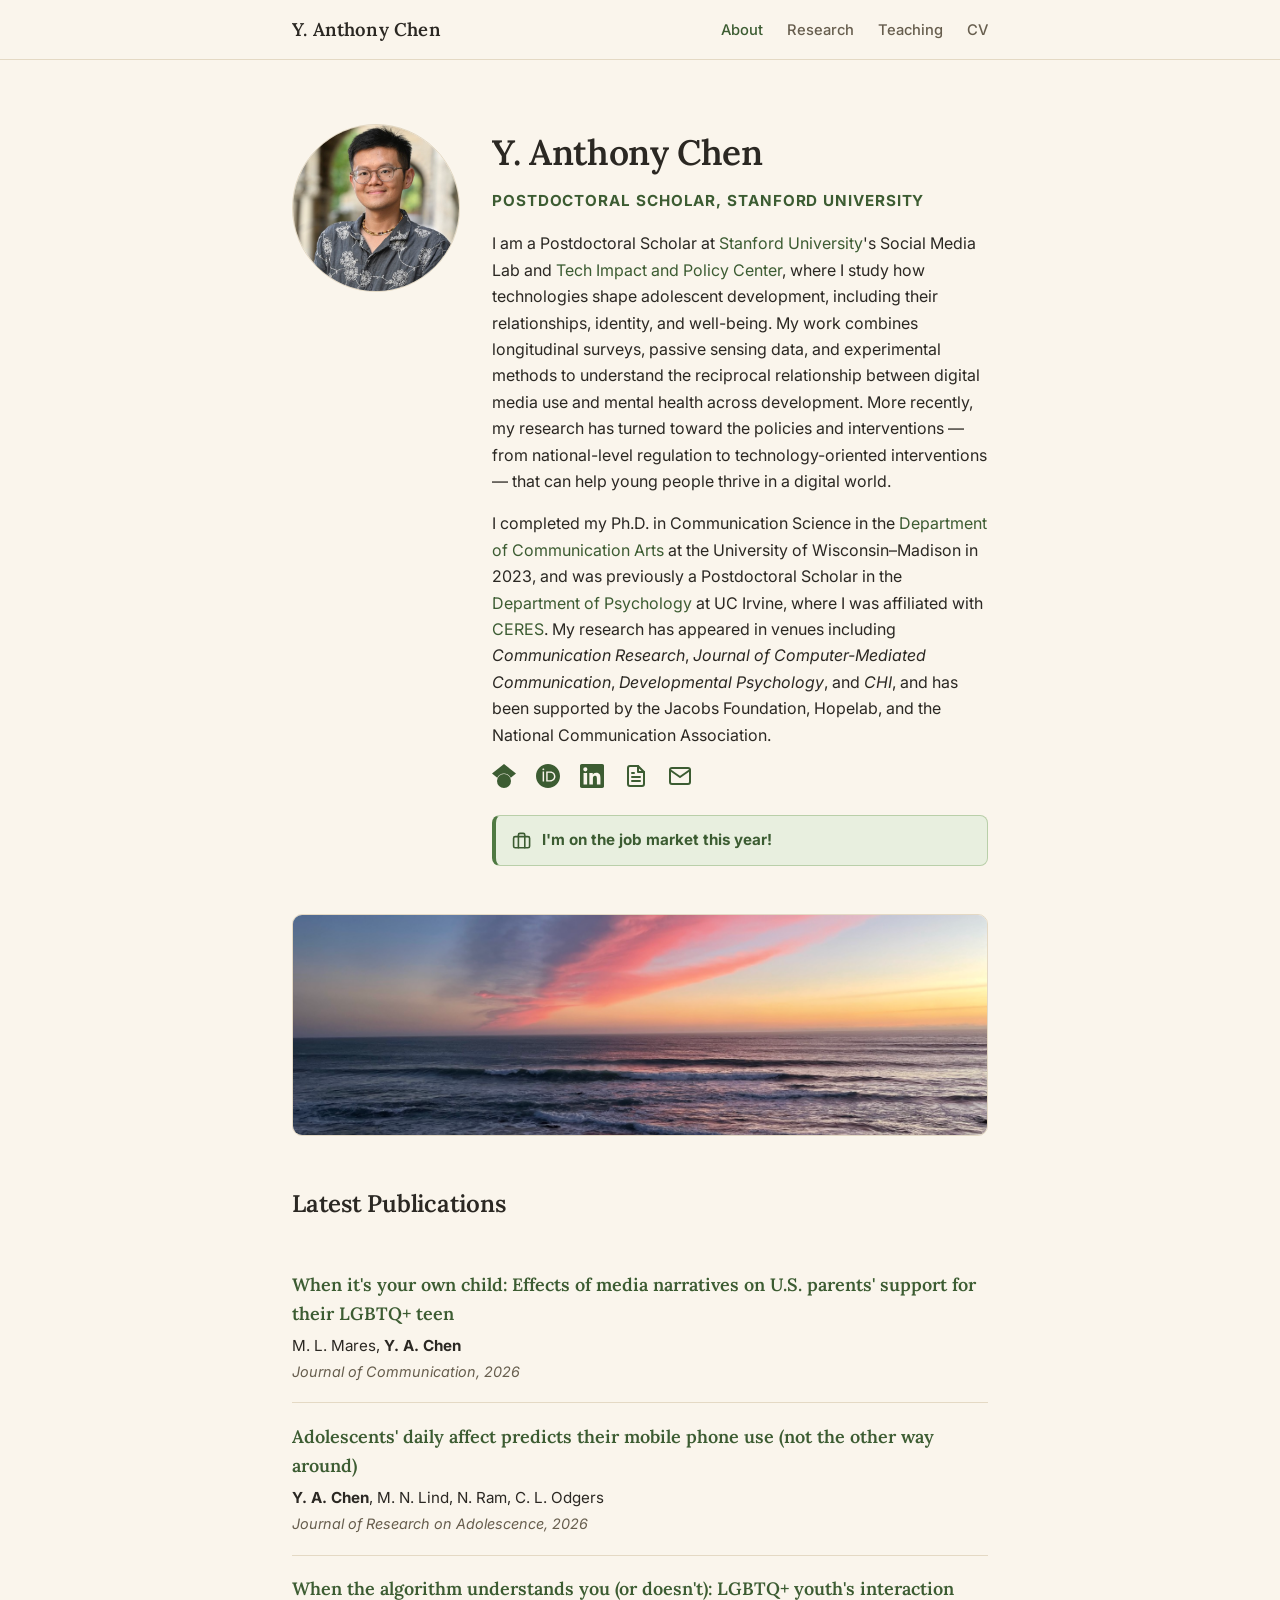
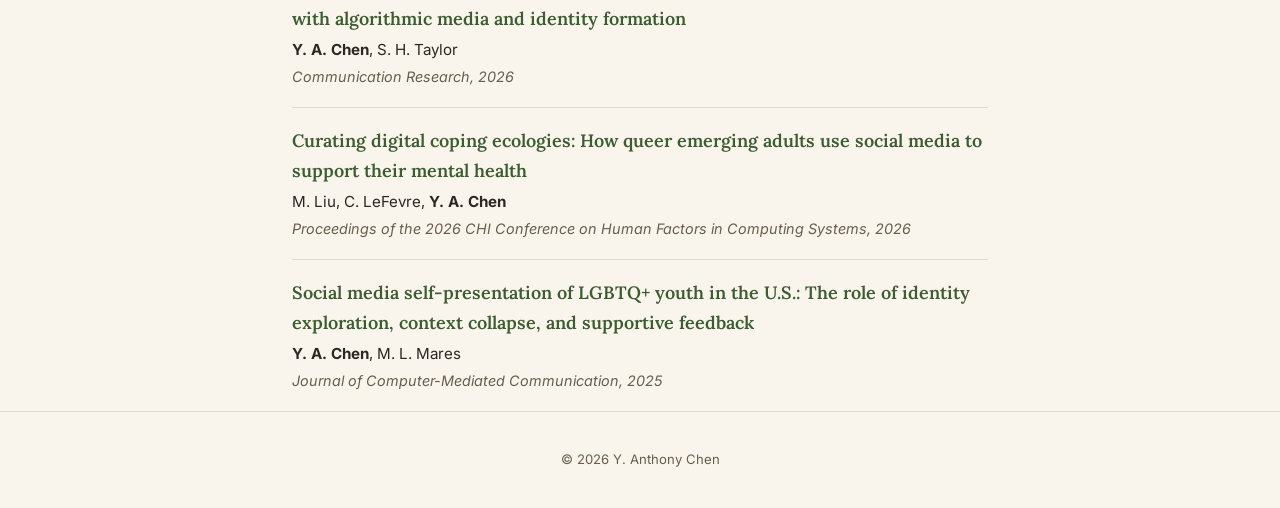
<file: index.html>
<!DOCTYPE html>
<html lang="en">
<head>
  <meta charset="UTF-8" />
  <meta name="viewport" content="width=device-width, initial-scale=1.0" />
  <!-- The page title is also set from data/profile.json at load time -->
  <title>About</title>
  <meta name="description" content="Personal academic website" />
  <link rel="preconnect" href="https://fonts.googleapis.com" />
  <link rel="preconnect" href="https://fonts.gstatic.com" crossorigin />
  <link
    href="https://fonts.googleapis.com/css2?family=Inter:wght@400;500;600;700&family=Lora:ital,wght@0,500;0,600;0,700;1,500&display=swap"
    rel="stylesheet"
  />
  <link rel="stylesheet" href="./css/styles.css" />
</head>
<body>
  <header class="site-header">
    <nav class="site-nav" aria-label="Main navigation">
      <a class="nav-name" href="./index.html" id="nav-name"></a>
      <button class="nav-toggle" aria-label="Toggle navigation" aria-expanded="false">&#9776;</button>
      <ul class="nav-links">
        <li><a href="./index.html" aria-current="page">About</a></li>
        <li><a href="./research.html">Research</a></li>
        <li><a href="./teaching.html">Teaching</a></li>
        <li id="nav-cv-item" hidden><a id="nav-cv" href="#" target="_blank" rel="noopener">CV</a></li>
      </ul>
    </nav>
  </header>

  <main id="top" class="main-about">
    <!-- Rendered from data/*.json by the matching js/*.js module. Edit those files, not this markup. -->
    <section id="about" class="section profile-section">
      <div id="profile-container"></div>

      <div id="scenery-divider" class="scenery-divider" hidden></div>

      <section id="latest-publications" class="about-subsection" hidden>
        <h2 class="section-headline">Latest Publications</h2>
        <div id="latest-publications-container"></div>
      </section>
    </section>
  </main>

  <footer class="site-footer">
    <p id="footer-text"></p>
  </footer>

  <script src="./js/utils.js"></script>
  <script src="./js/site.js"></script>
  <script src="./js/profile.js"></script>
  <script src="./js/latest_publications.js"></script>
  <script src="./js/scenery.js"></script>
</body>
</html>
</file>
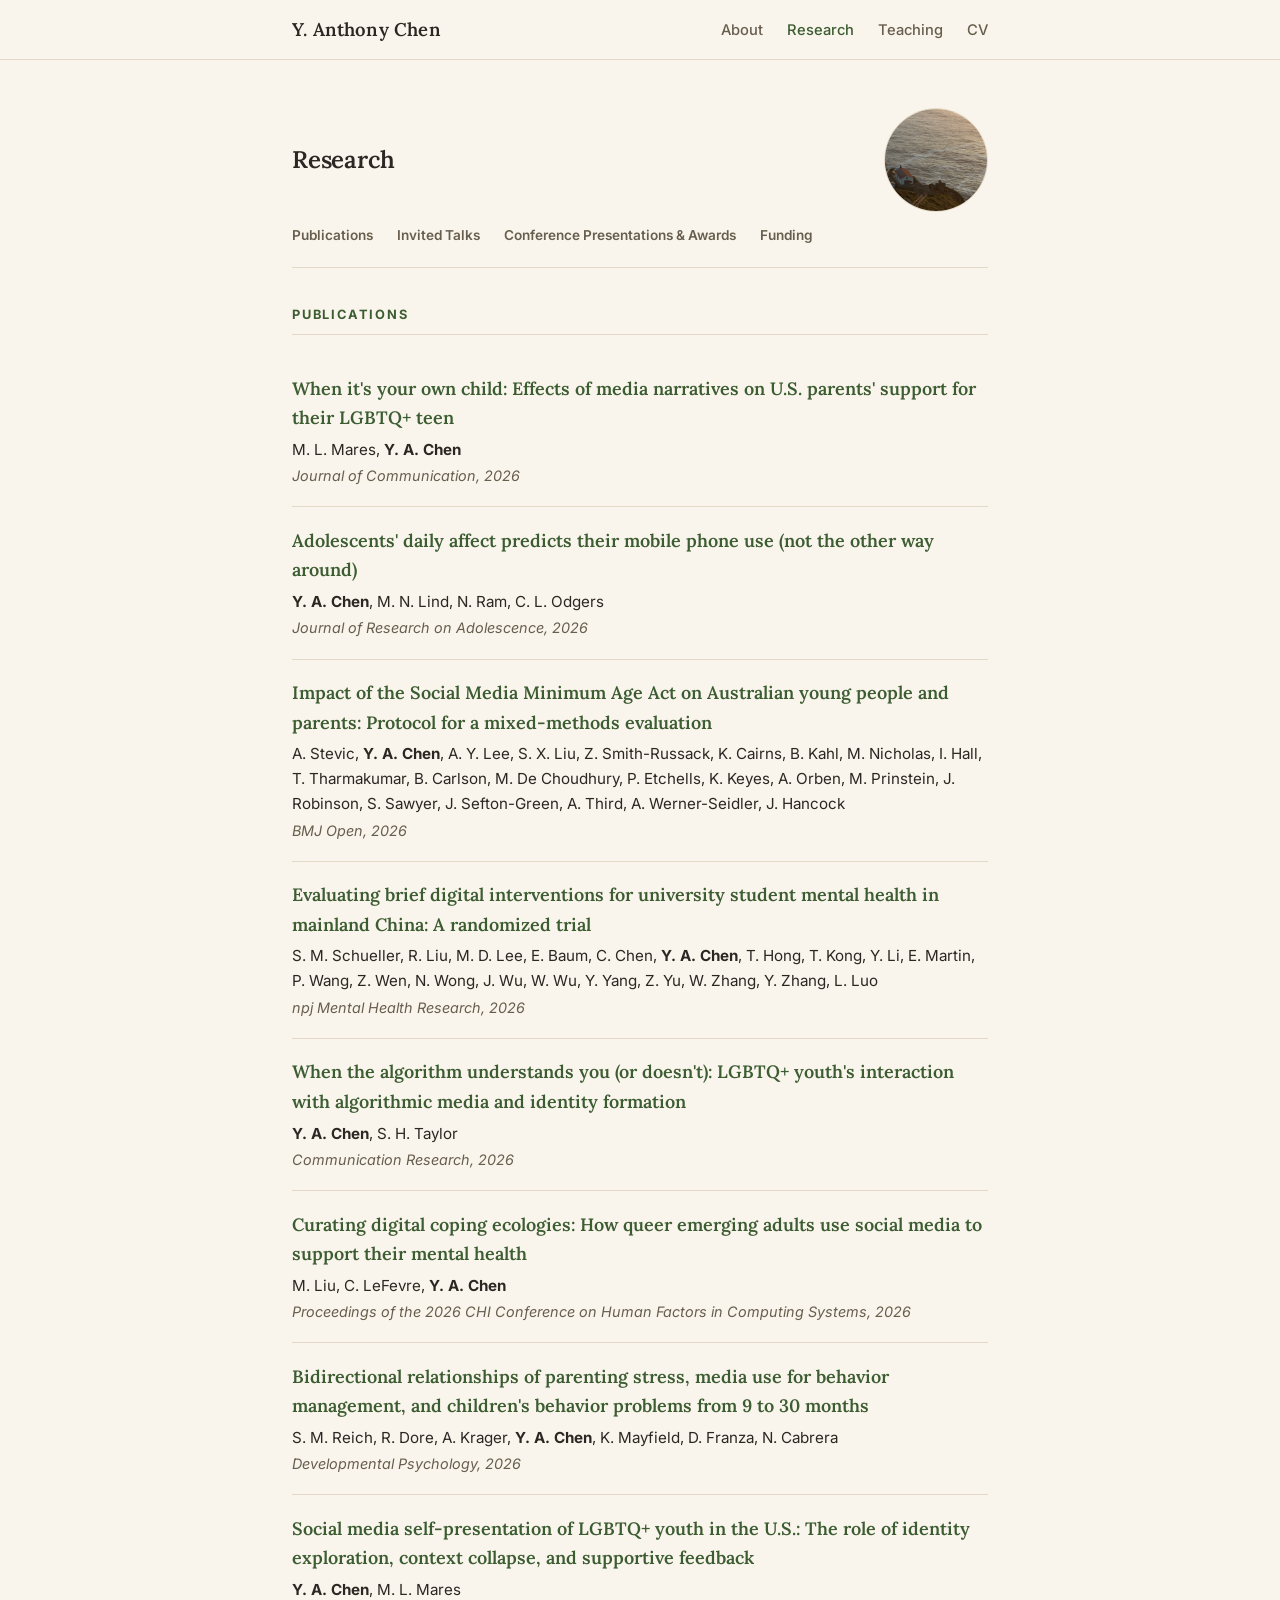
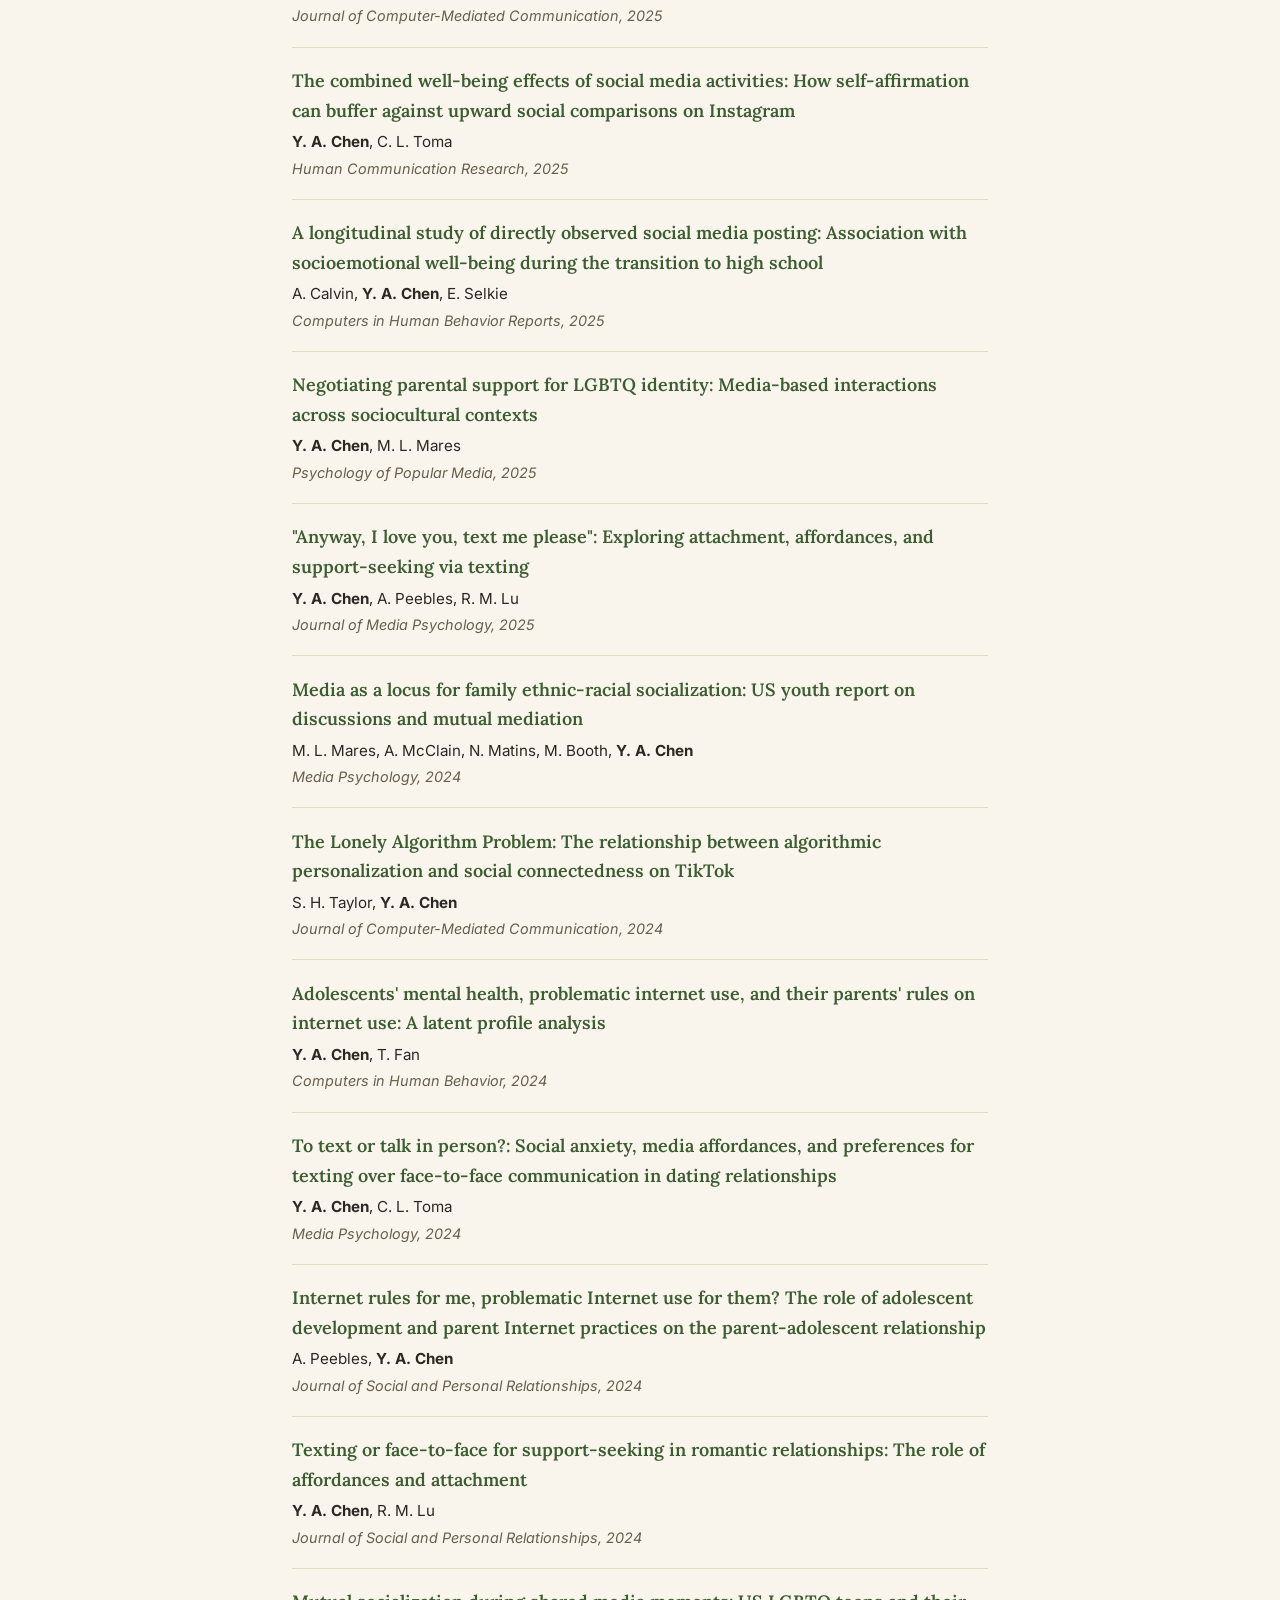
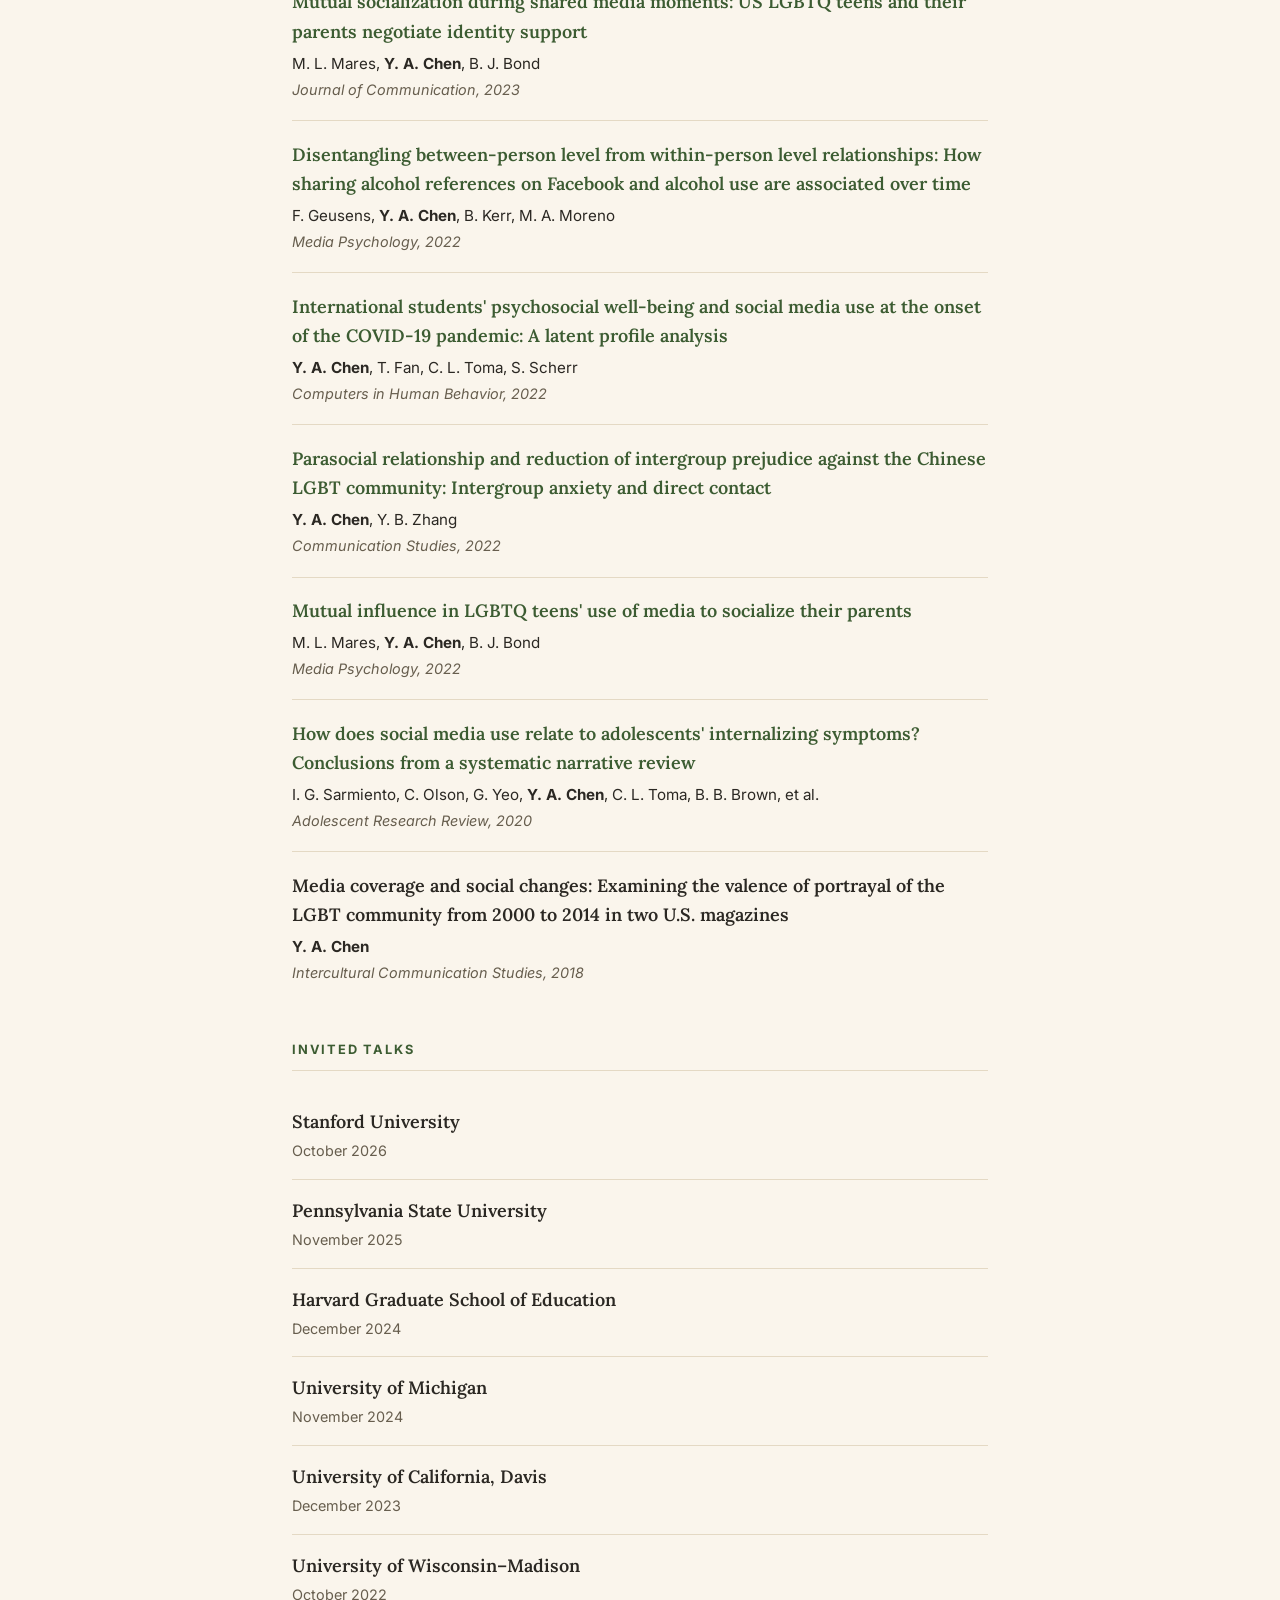
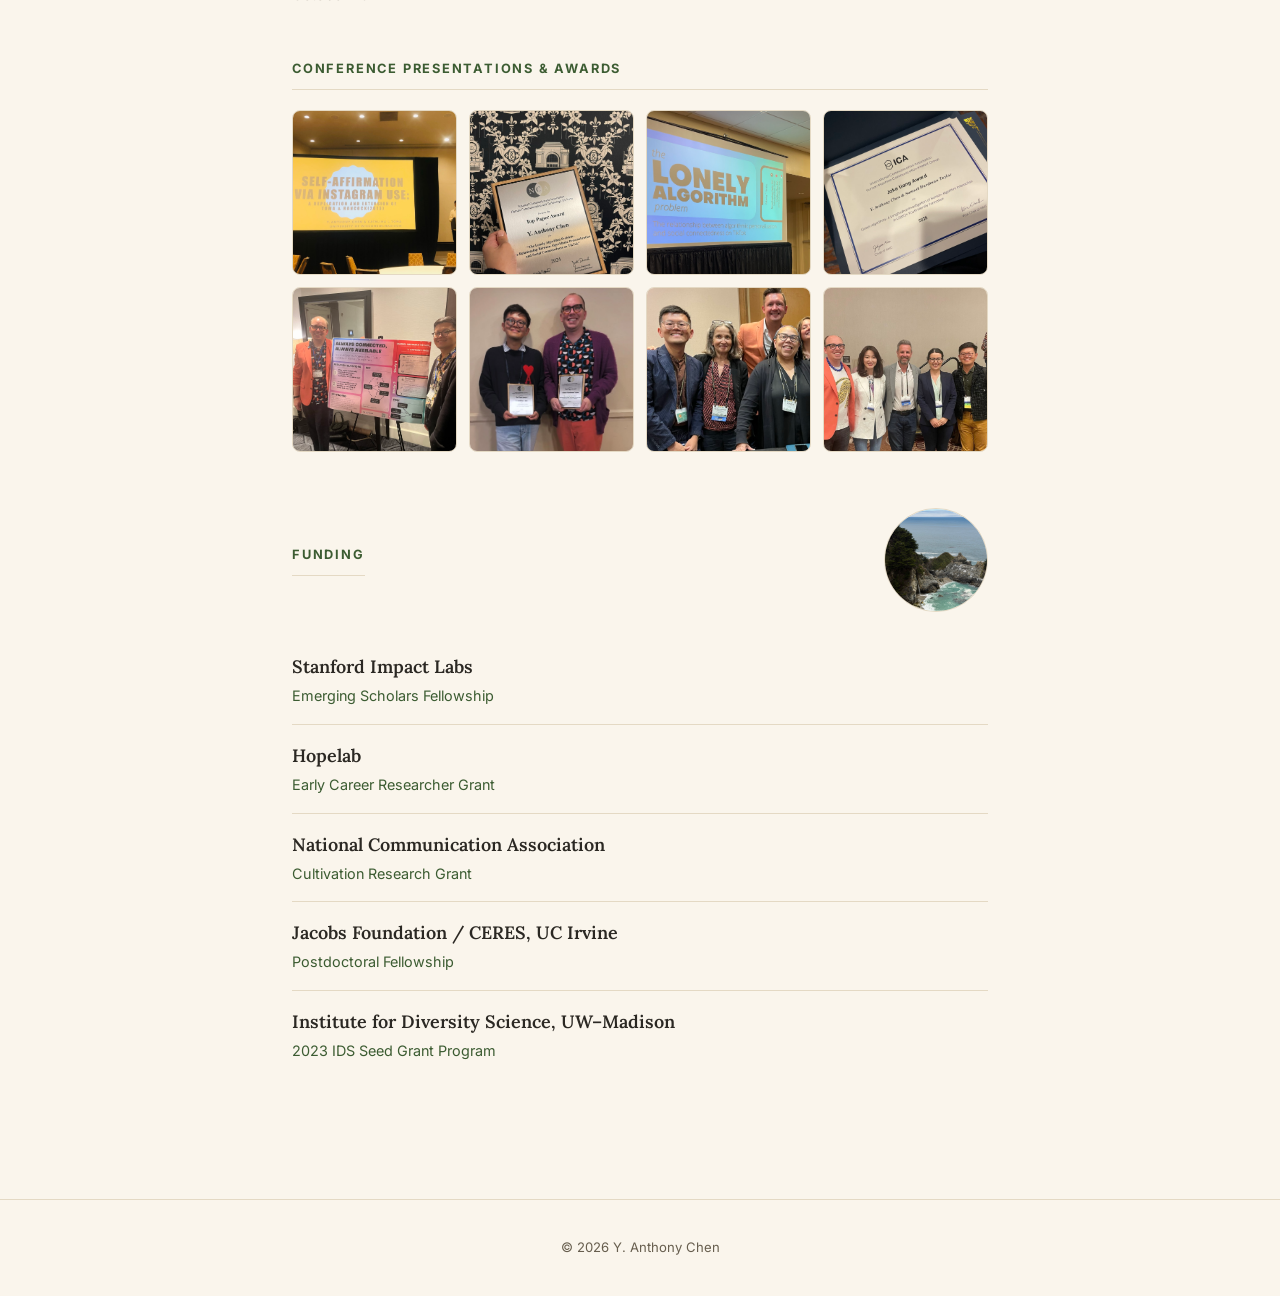
<file: research.html>
<!DOCTYPE html>
<html lang="en">
<head>
  <meta charset="UTF-8" />
  <meta name="viewport" content="width=device-width, initial-scale=1.0" />
  <!-- The page title is also set from data/profile.json at load time -->
  <title>Research</title>
  <meta name="description" content="Research: publications, talks, presentations, and funding" />
  <link rel="preconnect" href="https://fonts.googleapis.com" />
  <link rel="preconnect" href="https://fonts.gstatic.com" crossorigin />
  <link
    href="https://fonts.googleapis.com/css2?family=Inter:wght@400;500;600;700&family=Lora:ital,wght@0,500;0,600;0,700;1,500&display=swap"
    rel="stylesheet"
  />
  <link rel="stylesheet" href="./css/styles.css" />
</head>
<body data-page-title="Research">
  <header class="site-header">
    <nav class="site-nav" aria-label="Main navigation">
      <a class="nav-name" href="./index.html" id="nav-name"></a>
      <button class="nav-toggle" aria-label="Toggle navigation" aria-expanded="false">&#9776;</button>
      <ul class="nav-links">
        <li><a href="./index.html">About</a></li>
        <li><a href="./research.html" aria-current="page">Research</a></li>
        <li><a href="./teaching.html">Teaching</a></li>
        <li id="nav-cv-item" hidden><a id="nav-cv" href="#" target="_blank" rel="noopener">CV</a></li>
      </ul>
    </nav>
  </header>

  <main id="top">
    <!-- Every section below is rendered from a data/*.json file by its js/*.js module.
         Do not hardcode content here: edit the JSON files instead.
         A section with no data (missing/empty JSON) hides itself automatically. -->

    <section id="research" class="section">
      <div class="section-heading-row">
        <h2 class="section-headline">Research</h2>
        <div id="research-accent-photo" class="accent-photo-circle" hidden></div>
      </div>

      <nav class="page-subnav" aria-label="Research page sections">
        <a href="#publications">Publications</a>
        <a href="#talks">Invited Talks</a>
        <a href="#presentations">Conference Presentations &amp; Awards</a>
        <a href="#funding">Funding</a>
      </nav>

      <section id="publications" class="subsection" hidden>
        <h3>Publications</h3>
        <div id="publications-container"></div>
      </section>

      <section id="talks" class="subsection" hidden>
        <h3>Invited Talks</h3>
        <div id="talks-container"></div>
      </section>

      <section id="presentations" class="subsection" hidden>
        <h3>Conference Presentations &amp; Awards</h3>
        <div id="presentations-container" class="presentations-collage"></div>
      </section>
    </section>

    <section id="funding" class="section" hidden>
      <div class="section-heading-row">
        <h2>Funding</h2>
        <div id="funding-accent-photo" class="accent-photo-circle" hidden></div>
      </div>
      <div id="funding-container"></div>
    </section>

    <section id="news" class="section" hidden>
      <h2>News</h2>
      <div id="news-container"></div>
    </section>

    <section id="projects" class="section" hidden>
      <h2>Ongoing Projects</h2>
      <div id="projects-container"></div>
    </section>

    <section id="software" class="section" hidden>
      <h2>Software</h2>
      <div id="software-container"></div>
    </section>
  </main>

  <footer class="site-footer">
    <p id="footer-text"></p>
  </footer>

  <script src="./js/utils.js"></script>
  <script src="./js/site.js"></script>
  <script src="./js/scenery.js"></script>
  <script src="./js/news.js"></script>
  <script src="./js/publications.js"></script>
  <script src="./js/ongoing_projects.js"></script>
  <script src="./js/talks.js"></script>
  <script src="./js/presentations.js"></script>
  <script src="./js/funding.js"></script>
  <script src="./js/software.js"></script>
</body>
</html>
</file>
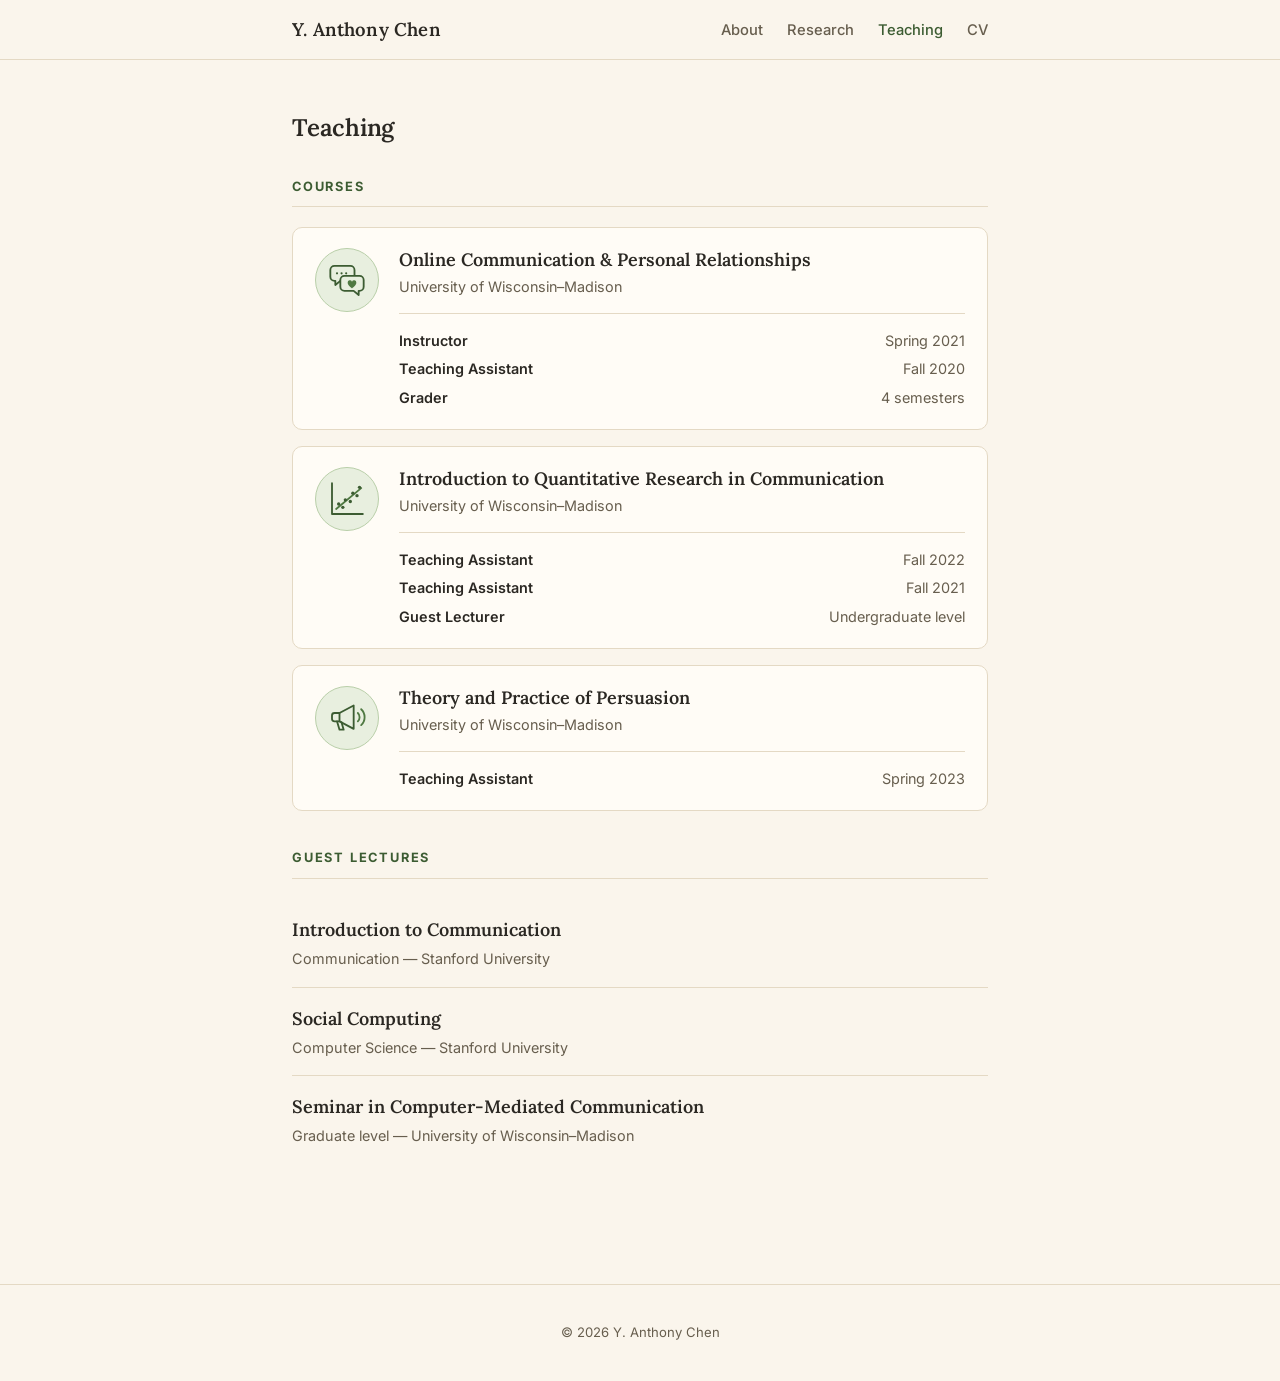
<file: teaching.html>
<!DOCTYPE html>
<html lang="en">
<head>
  <meta charset="UTF-8" />
  <meta name="viewport" content="width=device-width, initial-scale=1.0" />
  <!-- The page title is also set from data/profile.json at load time -->
  <title>Teaching</title>
  <meta name="description" content="Teaching: signature courses, courses, and guest lectures" />
  <link rel="preconnect" href="https://fonts.googleapis.com" />
  <link rel="preconnect" href="https://fonts.gstatic.com" crossorigin />
  <link
    href="https://fonts.googleapis.com/css2?family=Inter:wght@400;500;600;700&family=Lora:ital,wght@0,500;0,600;0,700;1,500&display=swap"
    rel="stylesheet"
  />
  <link rel="stylesheet" href="./css/styles.css" />
</head>
<body data-page-title="Teaching">
  <header class="site-header">
    <nav class="site-nav" aria-label="Main navigation">
      <a class="nav-name" href="./index.html" id="nav-name"></a>
      <button class="nav-toggle" aria-label="Toggle navigation" aria-expanded="false">&#9776;</button>
      <ul class="nav-links">
        <li><a href="./index.html">About</a></li>
        <li><a href="./research.html">Research</a></li>
        <li><a href="./teaching.html" aria-current="page">Teaching</a></li>
        <li id="nav-cv-item" hidden><a id="nav-cv" href="#" target="_blank" rel="noopener">CV</a></li>
      </ul>
    </nav>
  </header>

  <main id="top">
    <!-- Rendered from data/teaching.json by js/teaching.js. Edit the JSON, not this file. -->
    <section id="teaching" class="section" hidden>
      <h2 class="section-headline">Teaching</h2>
      <div id="teaching-container"></div>
    </section>
  </main>

  <footer class="site-footer">
    <p id="footer-text"></p>
  </footer>

  <script src="./js/utils.js"></script>
  <script src="./js/site.js"></script>
  <script src="./js/teaching.js"></script>
</body>
</html>
</file>
<file: css/styles.css>
/* ==========================================================================
   Warm, airy academic theme: cream/beige background, sage accent,
   all-sans typography. Inspired by minimal academic portfolio sites —
   generous whitespace, quiet dividers instead of heavy boxes.
   ========================================================================== */

:root {
  --color-text: #2b2823;
  --color-text-muted: #675e4e;
  --color-accent: #4f7942;
  --color-accent-dark: #3c5c32;
  --color-bg: #faf5ec;
  --color-bg-alt: #f1e8d8;
  --color-card: #fffcf6;
  --color-border: #e4d9c4;
  --color-note-bg: #e8efdf;
  --color-note-border: #b9cfa9;
  --max-width: 46rem;
  --font-body: "Inter", -apple-system, BlinkMacSystemFont, "Segoe UI", Roboto,
    "Helvetica Neue", Arial, sans-serif;
  --font-heading: "Lora", Georgia, "Times New Roman", serif;
}

@media (prefers-color-scheme: dark) {
  :root {
    --color-text: #ede6d8;
    --color-text-muted: #c2b89f;
    --color-accent: #8fc17e;
    --color-accent-dark: #a9d69a;
    --color-bg: #211f1a;
    --color-bg-alt: #2b2822;
    --color-card: #2b2822;
    --color-border: #3d392f;
    --color-note-bg: #2a3325;
    --color-note-border: #45573b;
  }
}

* {
  box-sizing: border-box;
}

html {
  scroll-behavior: smooth;
}

body {
  margin: 0;
  overflow-x: hidden;
  font-family: var(--font-body);
  font-size: 1rem;
  line-height: 1.65;
  color: var(--color-text);
  background: var(--color-bg);
  -webkit-font-smoothing: antialiased;
}

a {
  color: var(--color-accent-dark);
  text-decoration: none;
}

a:hover {
  text-decoration: underline;
  text-decoration-color: var(--color-accent);
}

h2 {
  font-size: 0.8rem;
  font-weight: 700;
  text-transform: uppercase;
  letter-spacing: 0.14em;
  color: var(--color-accent-dark);
  border-bottom: 1px solid var(--color-border);
  padding-bottom: 0.6rem;
  margin: 0 0 1.5rem;
}

h2.section-headline {
  font-family: var(--font-heading);
  font-size: 1.5rem;
  font-weight: 600;
  text-transform: none;
  letter-spacing: -0.01em;
  color: var(--color-text);
  border-bottom: none;
  padding-bottom: 0;
  margin: 0 0 1.75rem;
}

.subsection {
  margin-bottom: 2.25rem;
  scroll-margin-top: 4.5rem;
}

.subsection:last-child {
  margin-bottom: 0;
}

.subsection h3 {
  font-size: 0.8rem;
  font-weight: 700;
  text-transform: uppercase;
  letter-spacing: 0.14em;
  color: var(--color-accent-dark);
  border-bottom: 1px solid var(--color-border);
  padding-bottom: 0.6rem;
  margin: 0 0 1.25rem;
}

img {
  max-width: 100%;
}

/* --- Header / nav ------------------------------------------------------- */

.site-header {
  position: sticky;
  top: 0;
  background: var(--color-bg);
  border-bottom: 1px solid var(--color-border);
  z-index: 10;
}

.site-nav {
  max-width: var(--max-width);
  margin: 0 auto;
  padding: 0.9rem 1.25rem;
  display: flex;
  align-items: center;
  flex-wrap: wrap;
  gap: 0.5rem 1rem;
}

.nav-name {
  font-family: var(--font-heading);
  font-weight: 600;
  font-size: 1.15rem;
  letter-spacing: 0.01em;
  color: var(--color-text);
  margin-right: auto;
}

.nav-name:hover {
  text-decoration: none;
  color: var(--color-accent-dark);
}

.nav-toggle {
  display: none;
  background: none;
  border: 1px solid var(--color-border);
  border-radius: 4px;
  color: var(--color-text);
  font-size: 1.1rem;
  padding: 0.15rem 0.5rem;
  cursor: pointer;
}

.nav-links {
  list-style: none;
  display: flex;
  align-items: center;
  flex-wrap: wrap;
  gap: 0.25rem 1.5rem;
  margin: 0;
  padding: 0;
}

.nav-links a {
  color: var(--color-text-muted);
  font-size: 0.92rem;
  font-weight: 500;
}

.nav-links a:hover {
  color: var(--color-accent-dark);
  text-decoration: none;
}

.nav-links a[aria-current="page"] {
  color: var(--color-accent-dark);
}

@media (max-width: 700px) {
  .nav-toggle {
    display: block;
  }

  .nav-links {
    display: none;
    flex-basis: 100%;
    flex-direction: column;
    align-items: flex-start;
    gap: 0.5rem;
    padding: 0.5rem 0;
  }

  .site-nav.nav-open .nav-links {
    display: flex;
  }
}

/* --- Layout ------------------------------------------------------------- */

main {
  max-width: var(--max-width);
  margin: 0 auto;
  padding: 3rem 1.25rem 4rem;
}

.main-about {
  min-height: calc(100vh - 8rem);
  display: flex;
  flex-direction: column;
  align-items: center;
  padding-top: 4rem;
  padding-bottom: 0;
}

.main-about #about {
  margin-bottom: 0;
  width: 100%;
}

.section {
  margin-bottom: 3.5rem;
  scroll-margin-top: 4.5rem;
}

/* --- Profile ------------------------------------------------------------ */

.profile {
  display: flex;
  gap: 2rem;
  align-items: flex-start;
  flex-wrap: wrap;
}

.profile-photo {
  width: 168px;
  height: 168px;
  object-fit: cover;
  border-radius: 50%;
  flex-shrink: 0;
  border: 1px solid var(--color-border);
}

.profile-body {
  flex: 1;
  min-width: 15rem;
}

.profile-body h1 {
  font-family: var(--font-heading);
  margin: 0 0 0.35rem;
  font-size: 2.2rem;
  font-weight: 600;
  letter-spacing: -0.01em;
}

.profile-role {
  color: var(--color-accent-dark);
  font-weight: 700;
  font-size: 0.95rem;
  text-transform: uppercase;
  letter-spacing: 0.06em;
  margin: 0 0 1.1rem;
}

.profile-bio {
  color: var(--color-text);
}

.profile-links {
  list-style: none;
  display: flex;
  flex-wrap: wrap;
  align-items: center;
  gap: 0.4rem 1.25rem;
  margin: 1rem 0 0;
  padding: 0;
}

.profile-links a {
  color: var(--color-accent-dark);
  font-weight: 500;
}

.profile-icon-link {
  display: inline-flex;
  transition: color 0.15s ease, transform 0.15s ease;
}

.profile-icon-link:hover,
.profile-icon-link:focus-visible {
  color: var(--color-accent);
  transform: translateY(-1px);
}

.profile-icon-link svg {
  width: 1.5rem;
  height: 1.5rem;
}

.profile-note {
  display: flex;
  align-items: flex-start;
  gap: 0.65rem;
  margin: 1.25rem 0 0;
  padding: 0.8rem 1rem;
  background: var(--color-note-bg);
  border: 1px solid var(--color-note-border);
  border-left: 4px solid var(--color-accent);
  border-radius: 8px;
  font-size: 0.95rem;
  line-height: 1.5;
}

.profile-note svg {
  flex-shrink: 0;
  width: 1.2rem;
  height: 1.2rem;
  margin-top: 0.1rem;
  color: var(--color-accent-dark);
}

.profile-note strong {
  color: var(--color-accent-dark);
}

/* --- About page: divider + Latest Publications ---------------------------- */

.about-subsection {
  margin-top: 3rem;
}

.scenery-divider {
  margin: 3rem 0;
  border-radius: 10px;
  overflow: hidden;
  border: 1px solid var(--color-border);
}

.scenery-divider-img {
  display: block;
  width: 100%;
  height: 220px;
  object-fit: cover;
}

@media (max-width: 500px) {
  .scenery-divider-img {
    height: 150px;
  }
}

/* --- Research page: small circular accent photos beside headings ---------- */
/* Sits next to the heading only (never beside body text), so list/card
   alignment below is never affected. */

.section-heading-row {
  display: flex;
  align-items: center;
  justify-content: space-between;
  gap: 1rem;
}

.section-heading-row h2 {
  margin-bottom: 0;
}

.section-heading-row {
  margin-bottom: 1.5rem;
}

.accent-photo-circle img {
  display: block;
  width: 6.5rem;
  height: 6.5rem;
  object-fit: cover;
  border-radius: 50%;
  border: 1px solid var(--color-border);
}

/* --- Research page: in-page sub-nav ---------------------------------------- */

.page-subnav {
  display: flex;
  flex-wrap: wrap;
  gap: 0.5rem 1.5rem;
  margin: -0.75rem 0 2.25rem;
  padding-bottom: 1.25rem;
  border-bottom: 1px solid var(--color-border);
}

.page-subnav a {
  font-size: 0.85rem;
  font-weight: 600;
  color: var(--color-text-muted);
}

.page-subnav a:hover {
  color: var(--color-accent-dark);
  text-decoration: none;
}

/* --- Conference presentations & awards: photo grid -------------------------- */
/* Uniform grid, square cells via aspect-ratio + object-fit: cover — every row
   and column edge lines up, regardless of each photo's original dimensions. */

.presentations-collage {
  display: grid;
  grid-template-columns: repeat(2, 1fr);
  gap: 0.75rem;
}

.presentations-collage img {
  display: block;
  width: 100%;
  aspect-ratio: 1 / 1;
  object-fit: cover;
  object-position: top;
  border-radius: 8px;
  border: 1px solid var(--color-border);
}

@media (min-width: 480px) {
  .presentations-collage {
    grid-template-columns: repeat(3, 1fr);
  }
}

@media (min-width: 700px) {
  .presentations-collage {
    grid-template-columns: repeat(4, 1fr);
  }
}

/* --- News ---------------------------------------------------------------- */

.news-year h3 {
  margin: 1.25rem 0 0.6rem;
  font-size: 0.85rem;
  font-weight: 700;
  text-transform: uppercase;
  letter-spacing: 0.08em;
  color: var(--color-text-muted);
}

.news-year:first-child h3 {
  margin-top: 0;
}

.news-list {
  list-style: none;
  margin: 0;
  padding: 0;
}

.news-list li {
  margin-bottom: 0.7rem;
  padding-left: 0.25rem;
}

.news-type {
  display: inline-block;
  font-size: 0.75rem;
  font-weight: 600;
  text-transform: uppercase;
  letter-spacing: 0.03em;
  color: var(--color-accent-dark);
  margin-right: 0.4rem;
}

/* --- Papers (publications + working papers) ------------------------------ */

.paper {
  display: flex;
  gap: 1.25rem;
  align-items: flex-start;
  padding: 1.15rem 0;
  border-bottom: 1px solid var(--color-border);
}

.paper:last-child {
  border-bottom: none;
}

.paper-thumb {
  width: 96px;
  height: 96px;
  object-fit: cover;
  border-radius: 8px;
  flex-shrink: 0;
  border: 1px solid var(--color-border);
}

.paper-body {
  flex: 1;
  min-width: 0;
}

@media (max-width: 500px) {
  .paper {
    flex-direction: column;
  }

  .paper-thumb {
    width: 100%;
    height: auto;
    max-height: 180px;
  }
}

.paper-title {
  font-family: var(--font-heading);
  font-weight: 600;
  font-size: 1.12rem;
  margin: 0 0 0.25rem;
}

.paper-authors {
  margin: 0 0 0.15rem;
  font-size: 0.95rem;
  color: var(--color-text);
}

.paper-self {
  font-weight: 700;
}

.paper-venue {
  margin: 0;
  font-size: 0.9rem;
  font-style: italic;
  color: var(--color-text-muted);
}

.paper-links {
  margin: 0.5rem 0 0;
  font-size: 0.88rem;
  display: flex;
  gap: 1rem;
  flex-wrap: wrap;
}

.paper-links a {
  color: var(--color-accent-dark);
  font-weight: 500;
  text-transform: uppercase;
  letter-spacing: 0.04em;
  font-size: 0.78rem;
}

/* --- Generic item lists (talks, software, projects, teaching) ------------ */

.item {
  padding: 1rem 0;
  border-bottom: 1px solid var(--color-border);
}

.item:last-child {
  border-bottom: none;
}

.item-title {
  font-family: var(--font-heading);
  font-weight: 600;
  font-size: 1.12rem;
  margin: 0;
}

.item-meta {
  margin: 0.15rem 0 0;
  font-size: 0.9rem;
  color: var(--color-text-muted);
}

.item-description {
  margin: 0.35rem 0 0;
  font-size: 0.95rem;
}

/* --- Teaching page: course cards ------------------------------------------ */

.course-cards {
  display: grid;
  grid-template-columns: 1fr;
  gap: 1rem;
}

/* Icon in a left column; title, institution and roles stack beside it. */
.course-card {
  display: grid;
  grid-template-columns: auto 1fr;
  column-gap: 1.25rem;
  align-items: start;
  background: var(--color-card);
  border: 1px solid var(--color-border);
  border-radius: 10px;
  padding: 1.25rem 1.4rem 1.1rem;
}

.course-card > :not(.course-icon) {
  grid-column: 2;
}

.course-card > .course-icon {
  grid-column: 1;
  grid-row: 1 / span 4;
}

.course-icon {
  width: 4rem;
  height: 4rem;
  border-radius: 50%;
  background: var(--color-note-bg);
  border: 1px solid var(--color-note-border);
  color: var(--color-accent-dark);
  display: flex;
  align-items: center;
  justify-content: center;
}

.course-icon svg {
  width: 2.5rem;
  height: 2.5rem;
}

@media (max-width: 500px) {
  .course-card {
    column-gap: 0.9rem;
    padding: 1.1rem 1rem 1rem;
  }

  .course-icon {
    width: 3rem;
    height: 3rem;
  }

  .course-icon svg {
    width: 1.9rem;
    height: 1.9rem;
  }
}

/* Parts of the icons that pick up theme colors */
.course-icon .icon-fill-bg {
  fill: var(--color-note-bg);
}

.course-icon .icon-fill-accent {
  fill: var(--color-accent);
}

.course-icon .icon-stroke-accent {
  stroke: var(--color-accent);
}

.course-title {
  font-family: var(--font-heading);
  font-weight: 600;
  font-size: 1.12rem;
  line-height: 1.35;
  margin: 0;
}

.course-roles {
  list-style: none;
  margin: 0.9rem 0 0;
  padding: 0.75rem 0 0;
  border-top: 1px solid var(--color-border);
  font-size: 0.9rem;
}

.course-roles li {
  display: flex;
  justify-content: space-between;
  gap: 1rem;
  padding: 0.15rem 0;
}

.course-role {
  font-weight: 600;
}

.course-term {
  color: var(--color-text-muted);
  text-align: right;
}

/* --- Footer --------------------------------------------------------------- */

.site-footer {
  border-top: 1px solid var(--color-border);
  padding: 1.5rem 1rem;
  text-align: center;
  font-size: 0.82rem;
  color: var(--color-text-muted);
}
</file>
